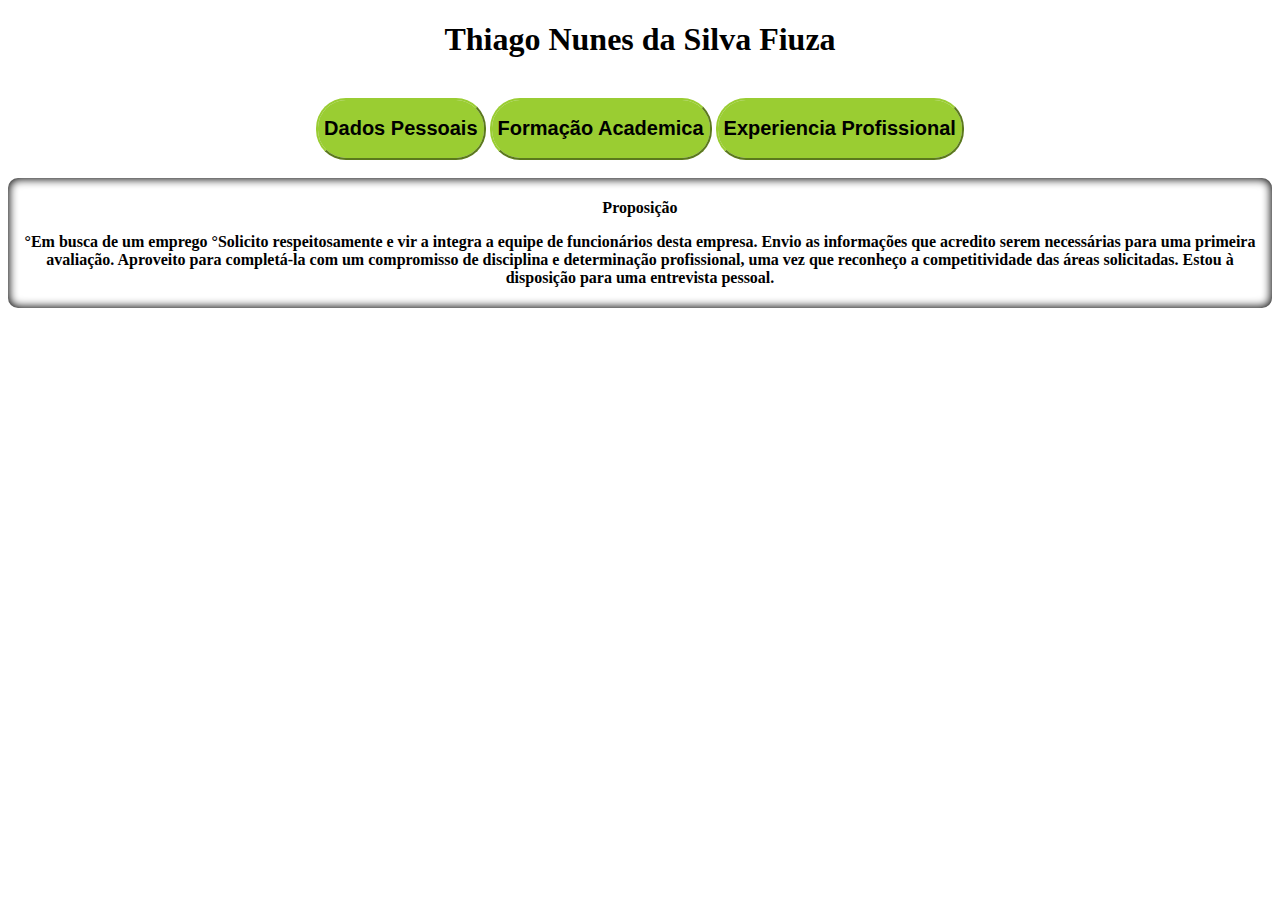
<file: HTML/index.html>
<!DOCTYPE html>
<html>
    <head>
     <title>
         Curriculo em HTML
     </title>
     <link rel="stylesheet" href="../CSS/Style.css">
    </head>
    <body class="Index-Body">
        <div id="Nome">
        <h1>Thiago Nunes da Silva Fiuza</h1>
        </div>
        <br>
        <Div id="Botoes">
            <button class="botao"> <a href="Curriculo/Dados Pessoais.html"> <h2>Dados Pessoais</h2> </a>  </button>
            <button class="botao"> <a href="Curriculo/Formação Academica.html"> <h2>Formação Academica</h2> </a> </button>
            <button class="botao"> <a href="Curriculo/Experiencia Profissional.html"> <h2>Experiencia Profissional</h2> </a> </button>
        </Div>
        <br>
        <div id="proposição">
        <p><b>Proposição<b></b></p>
        <p>°Em busca de um emprego
           °Solicito respeitosamente e vir a integra a equipe de funcionários desta empresa.
            Envio as informações que acredito serem necessárias para uma primeira avaliação. Aproveito para completá-la com um compromisso de disciplina e determinação profissional, uma vez que reconheço a competitividade das áreas solicitadas. Estou à disposição para uma entrevista pessoal.
        </p>
        </div>
    </body>
</html>
</file>
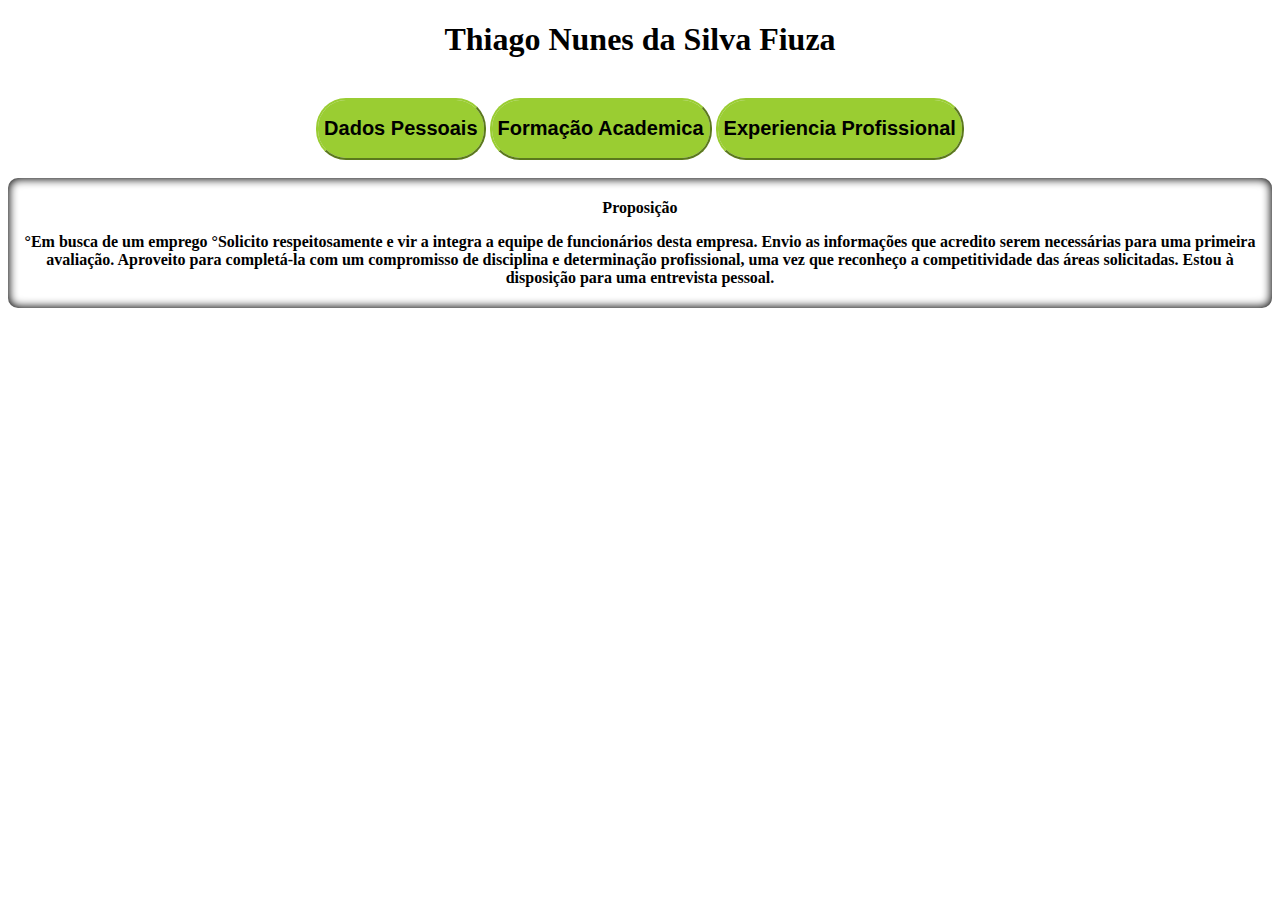
<file: Curriculo/HTML/index.html>
<!DOCTYPE html>
<html>
    <head>
     <title>
         Curriculo em HTML
     </title>
     <link rel="stylesheet" href="../CSS/Style.css">
    </head>
    <body class="Index-Body">
        <div id="Nome">
        <h1>Thiago Nunes da Silva Fiuza</h1>
        </div>
        <br>
        <Div id="Botoes">
            <button class="botao"> <a href="Complementos/Dados Pessoais.html"> <h2>Dados Pessoais</h2> </a>  </button>
            <button class="botao"> <a href="Complementos/Formação Academica.html"> <h2>Formação Academica</h2> </a> </button>
            <button class="botao"> <a href="Complementos/Experiencia Profissional.html"> <h2>Experiencia Profissional</h2> </a> </button>
        </Div>
        <br>
        <div id="proposição">
        <p><b>Proposição<b></b></p>
        <p>°Em busca de um emprego
           °Solicito respeitosamente e vir a integra a equipe de funcionários desta empresa.
            Envio as informações que acredito serem necessárias para uma primeira avaliação. Aproveito para completá-la com um compromisso de disciplina e determinação profissional, uma vez que reconheço a competitividade das áreas solicitadas. Estou à disposição para uma entrevista pessoal.
        </p>
        </div>
    </body>
</html>
</file>
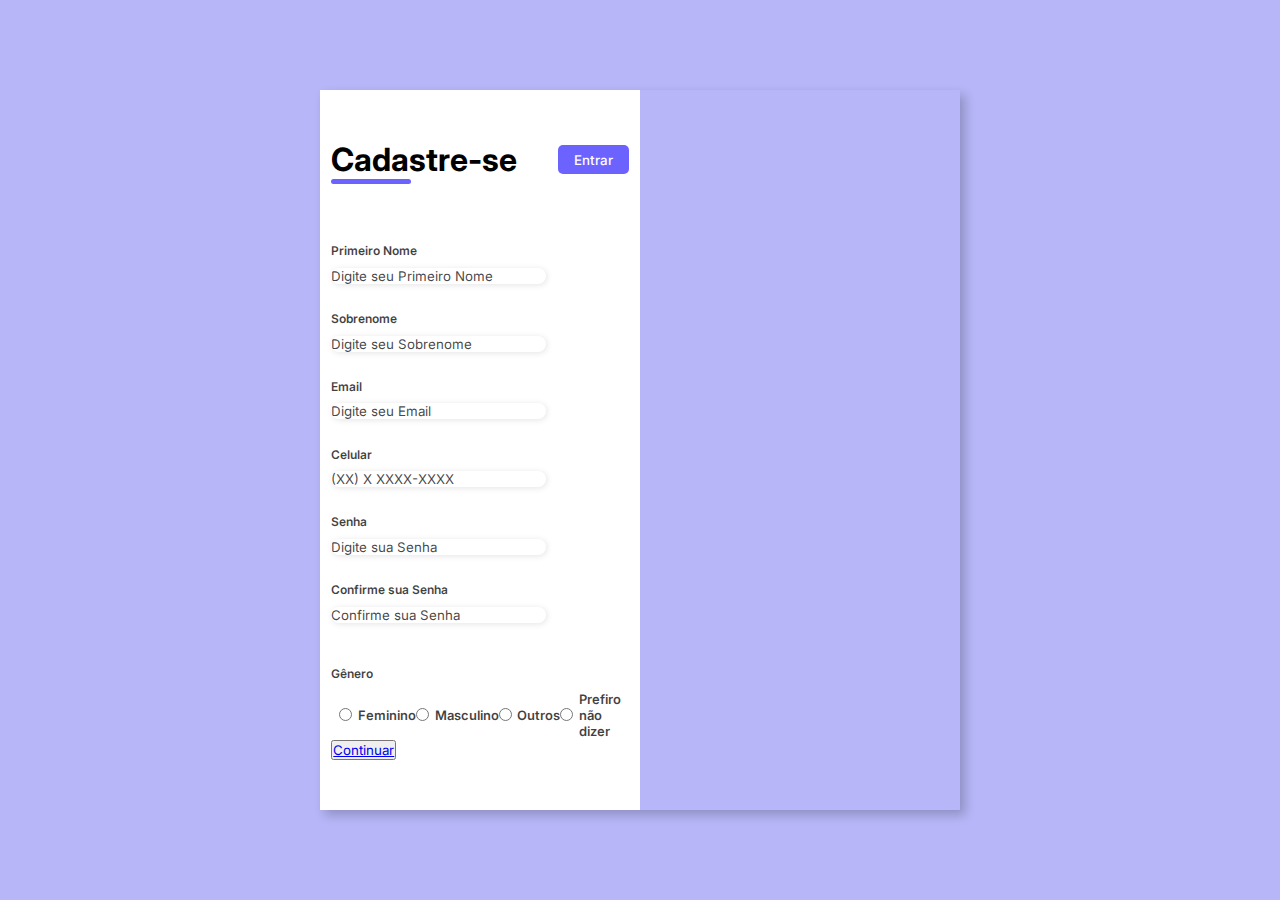
<file: Projects/Formulario/Formulario de Cadastro/index.html>
<!DOCTYPE html>
<html lang="pt-br">
<head>
    <meta charset="UTF-8">
    <meta http-equiv="X-UA-Compatible" content="IE=edge">
    <meta name="viewport" content="width=device-width, initial-scale=1.0">
    <title>Formulario de Cadastro</title>
    <link rel="stylesheet" href="./Assets/CSS/Style.css">
</head>
<body>

    <div class="container"> <!--O conteudo estara separado em duas partes, para a esquerda ficara a imagem, para a ideira o cobnteudo do formulario-->
        <div class="form-image"> <!--Div que contem a Imagem-->
            <img src="./Assets/IMG/undraw_shopping_re_hdd9.svg">
        </div>
        <div class="form"> <!--Div que contem o formulario-->
            <form action="#">
                <div class="form-header">
                    <div class="title">
                        <h1>Cadastre-se</h1>
                    </div>
                    <div class="login-button">
                        <button><a href="#">Entrar</a></button>
                    </div>
                </div>
            
                <div class="input-group"> <!--Setor de incerção de informações digitadas-->
                    <div class="input-box">
                        <label for="Firstname">Primeiro Nome</label>
                        <input id="Firstname" type="text" name="Firstname" placeholder="Digite seu Primeiro Nome" required> <!--REQUIRED define que é OBRIGATORIO preencher esse box-->
                    </div>

                    <div class="input-box">
                        <label for="Lastname">Sobrenome</label>
                        <input id="Lastname" type="text" name="Lastname" placeholder="Digite seu Sobrenome" required>
                    </div>

                    <div class="input-box">
                        <label for="Email">Email</label>
                        <input id="Email" type="email" name="Email" placeholder="Digite seu Email" required>
                    </div>

                    <div class="input-box">
                        <label for="Number">Celular</label>
                        <input id="Number" type="tel" name="Number" placeholder="(XX) X XXXX-XXXX" required>
                    </div>

                    <div class="input-box">
                        <label for="Password">Senha</label>
                        <input id="Password" type="password" name="Password" placeholder="Digite sua Senha" required>
                    </div>

                    <div class="input-box">
                        <label for="Confirmpassword">Confirme sua Senha</label>
                        <input id="Confirmpassword" type="password" name="Confirmpassword" placeholder="Confirme sua Senha" required>
                    </div>
                </div>
                <div class="gender-inputs">  <!--Setor de incerção de informações selecionadas-->
                    <div class="gender-title">
                        <h6>Gênero</h6>
                    </div>
                    <div class="gender-group">
                        <div class="gender-input">
                            <input type="radio" id="Female" name="gender"> 
                            <label for="Female">Feminino</label>
                        </div>

                        <div class="gender-input">
                            <input type="radio" id="Male" name="gender">
                            <label for="Male">Masculino</label>
                        </div>

                        <div class="gender-input">
                            <input type="radio" id="Others" name="gender">
                            <label for="Others">Outros</label>
                        </div>

                        <div class="gender-input">
                            <input type="radio" id="None" name="gender">
                            <label for="None">Prefiro não dizer</label>
                        </div>
                    </div>
                </div>
                <div class="continue-buton">
                    <button><a href="#">Continuar</a></button>
                </div>
            </form>
        </div>
        </div>


</body>
</html>
</file>
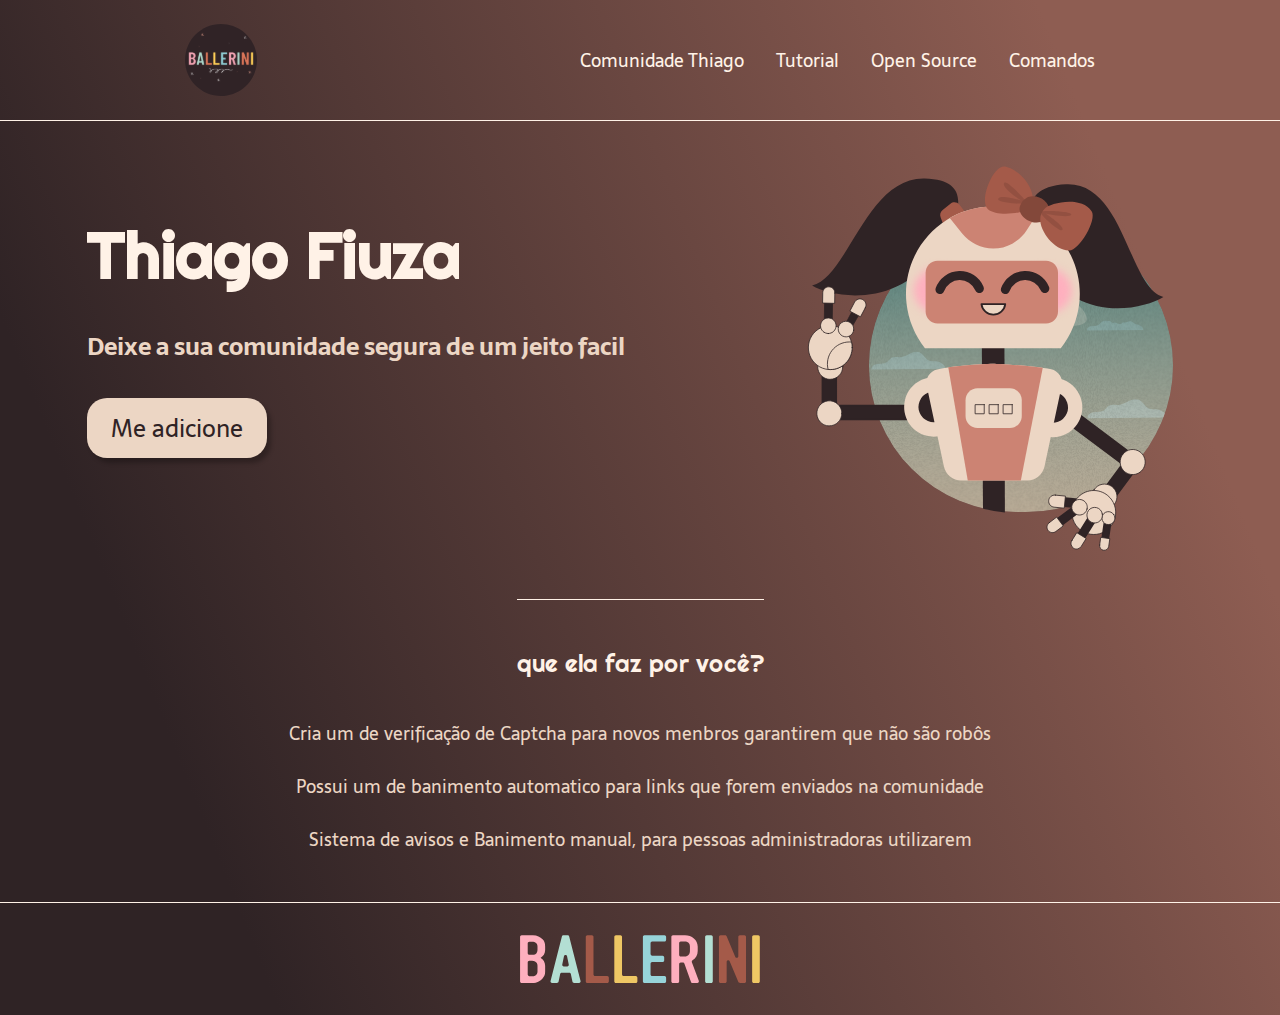
<file: Projects/Landing-Page/Balerini/index.html>
<!DOCTYPE html>
<html lang="pt-BR">
<head>
    <link rel="stylesheet" href="style.css">
    <meta charset="UTF-8">
    <meta name="viewport" content="width=device-width, initial-scale=1.0">
    <!--Serve para usar o site em dispositivos moveis tmb-->
    <meta name="description" content="Apenas um teste de desenvolvimento de landing page">
    <!--Tag (meta description) usada para dar descrição do conteudo da pagina antes de entrar nela, 
        assim como se fosse pesquisada no Google-->
    <title>Landing Page 1 para BOT</title>
</head>
<body>
    <header class="cabeçalho">
    <!--Usado para definir o cabeçalho da pagina-->
        <img class="cabeçalho-imagem" src="./Assets/Vector.svg" alt="Logo Robot">
        <nav class="cabeçalho-menu">
            <!--Nav de Navegador com botões-->
            <a class="cabeçalho-menu-item">Comunidade Thiago</a>
            <a class="cabeçalho-menu-item">Tutorial</a>
            <a class="cabeçalho-menu-item">Open Source</a>
            <a class="cabeçalho-menu-item">Comandos</a>
        </nav>
    </header>
    <main class="conteudo">
    <!--Usada para definir onde fica o conteudo principal da pagina-->
        <!--Section serve para separar em partes o conteudo da Main-->
        <section class="conteudo-principal">
            <div class="conteudo-principal-escrito">
                <h1 class="conteudo-principal-escrito-titulo">Thiago Fiuza</h1>
                <h2 class="conteudo-principal-escrito-subtitulo">Deixe a sua comunidade segura de um jeito facil</h2>
                <button class="conteudo-principal-escrito-botao">Me adicione</button>
            </div>
            <img src="./Assets/LOGO BalleBot.svg" alt="Logo Robot">
        </section>
        <section class="conteudo-secundario">
            <h3 class="conteudo-secundario-titulo">que ela faz por você?</h3>
            <p class="conteudo-secundario-paragrafo">Cria um de <strong>verificação de Captcha </strong>  para novos menbros garantirem que não são robôs</p>
            <p class="conteudo-secundario-paragrafo">Possui um <strong>de banimento automatico </strong>para links que forem enviados na comunidade</p>
            <p class="conteudo-secundario-paragrafo"><strong>Sistema de avisos e Banimento manual</strong>, para pessoas administradoras utilizarem</p>
        </section>
    </main>
    <footer class="rodape">
    <!--Usado para definir o Rodapé da pagina-->
    <img class="rodape-imagem" src="./Assets/BALLERINI.svg
    " alt="Ballerini rodape">
    </footer>
</body>
</html>
</file>
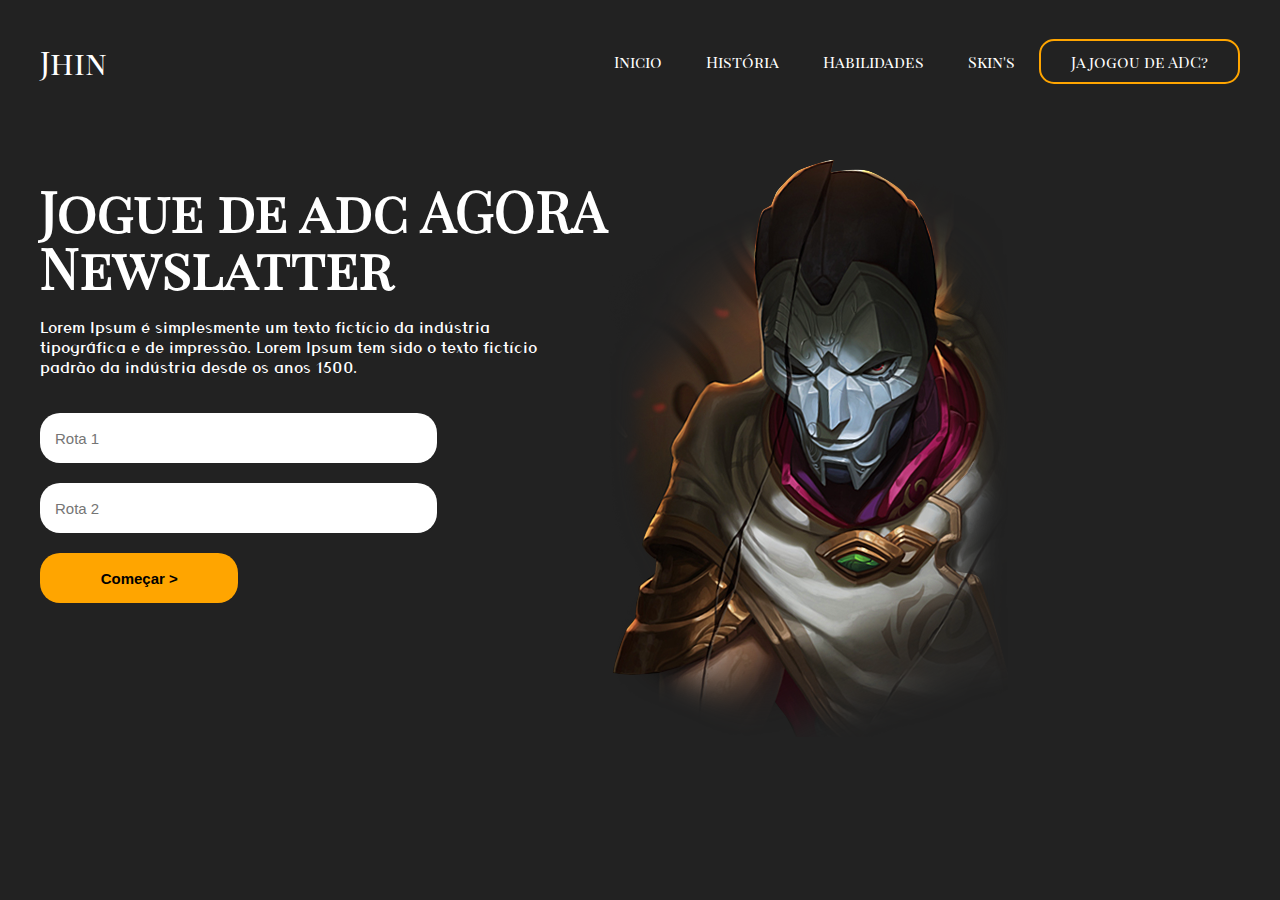
<file: Projects/Landing-Page/Thiago F/Lol Jhin/index.html>
<!DOCTYPE html>
<html lang="pt">
<head>
    <meta charset="UTF-8">
    <meta http-equiv="X-UA-Compatible" content="IE=edge">
    <meta name="viewport" content="width=device-width, initial-scale=1.0">
    <title>Landing Page Jhin</title>
    <link rel="stylesheet" href="./Styles/style.css">
    <link rel="stylesheet" href="./Styles/fonts.css">

</head>
<body>
    
<header>
    <div id="title">
        <h1>Jhin</h1>
    </div>
    <ul>
        <a href="#"><li>Inicio</li></a>
        <a href="#"><li>História</li></a>
        <a href="#"><li>Habilidades</li></a>
        <a href="#"><li>Skin's</li></a>
        <a href="#" id="ADC-btm"><li>Ja jogou de ADC?</li></a>
    </ul>
</header>

<main>
    <aside>
        <h2>Jogue de adc AGORA</h2>
        <h2>Newslatter</h2>
        <p>Lorem Ipsum é simplesmente um texto fictício da indústria tipográfica e de impressão. Lorem Ipsum tem sido o texto fictício padrão da indústria desde os anos 1500.</p>
        <form>
            <input type="text" placeholder="Rota 1">
            <input type="text" placeholder="Rota 2">
            <input type="submit" value="Começar >">
        </form>
    </aside>
    <article>
        <img src="Assets/Jhin Lol Pers.png" alt="Wallpaper Jhin Lol">
    </article>
</main>

</body>
</html>
</file>
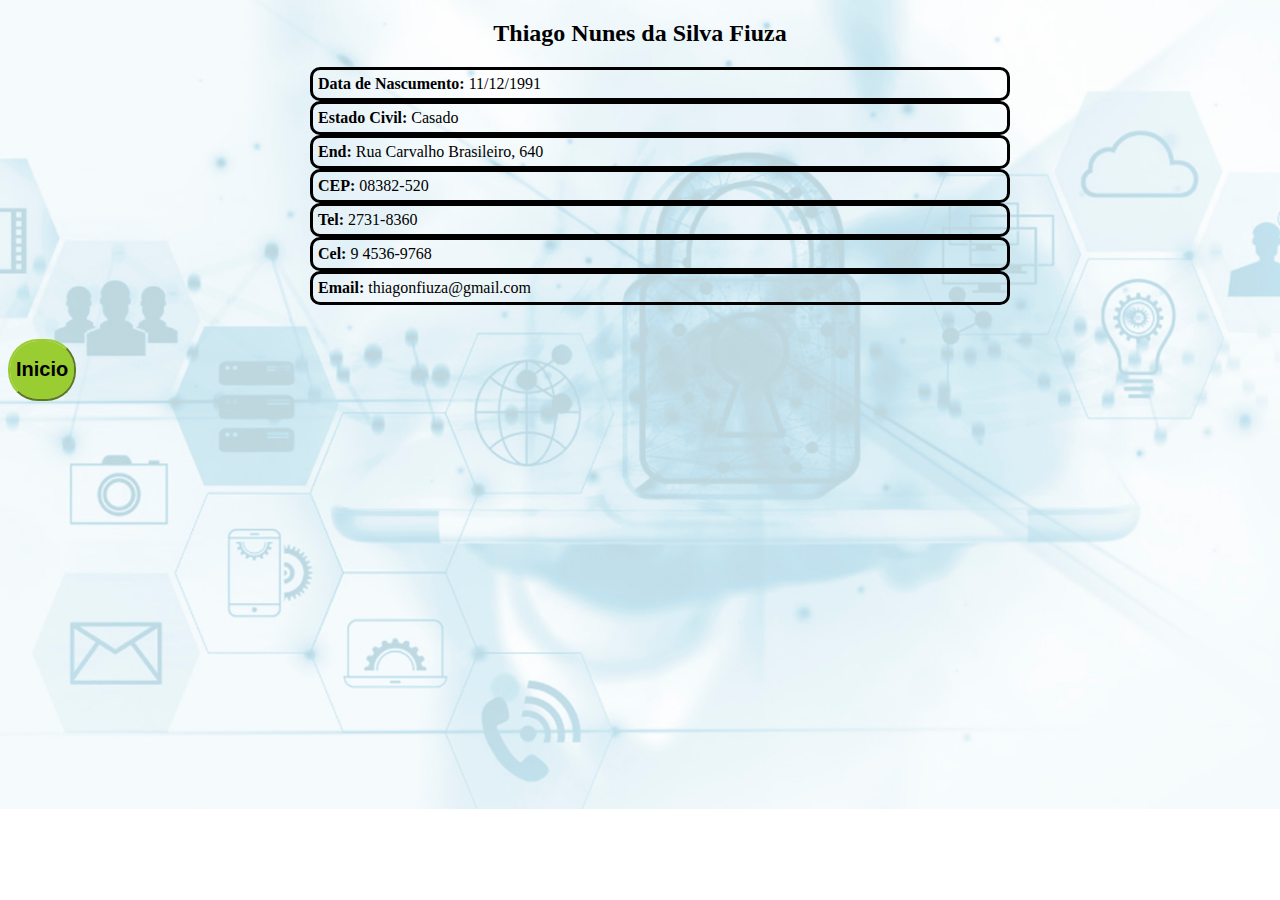
<file: HTML/Curriculo/Dados Pessoais.html>
<!DOCTYPE html>
<html>
    <head>
        <title> Dados Pessoais </title>
        <link rel="stylesheet" href="/CSS/Style.css">
    </head>
    <body class="Dados-Pessoais">
        <!--id é um identificador para organizar o CSS-->
        <h2 id="Nome">Thiago Nunes da Silva Fiuza</h2>
        <ul class="dados">
            <li class="item-dados"><b>Data de Nascumento: </b>11/12/1991</li>
            <li class="item-dados"><b>Estado Civil: </b>Casado</li>
            <li class="item-dados"><b>End: </b>Rua Carvalho Brasileiro, 640</li>
            <li class="item-dados"><b>CEP: </b>08382-520</li>
            <li class="item-dados"><b>Tel: </b>2731-8360</li>
            <li class="item-dados"><b>Cel: </b>9 4536-9768</li>
            <li class="item-dados"><b>Email: </b><a href="mailto:thiagonfiuza@gmail.com">thiagonfiuza@gmail.com</a></li>
        </ul>
        <br>
        <button class="botao">
            <a href="/HTML/index.html"><h2>Inicio</h2></a>
        </button>
    </body>
</html>
</file>
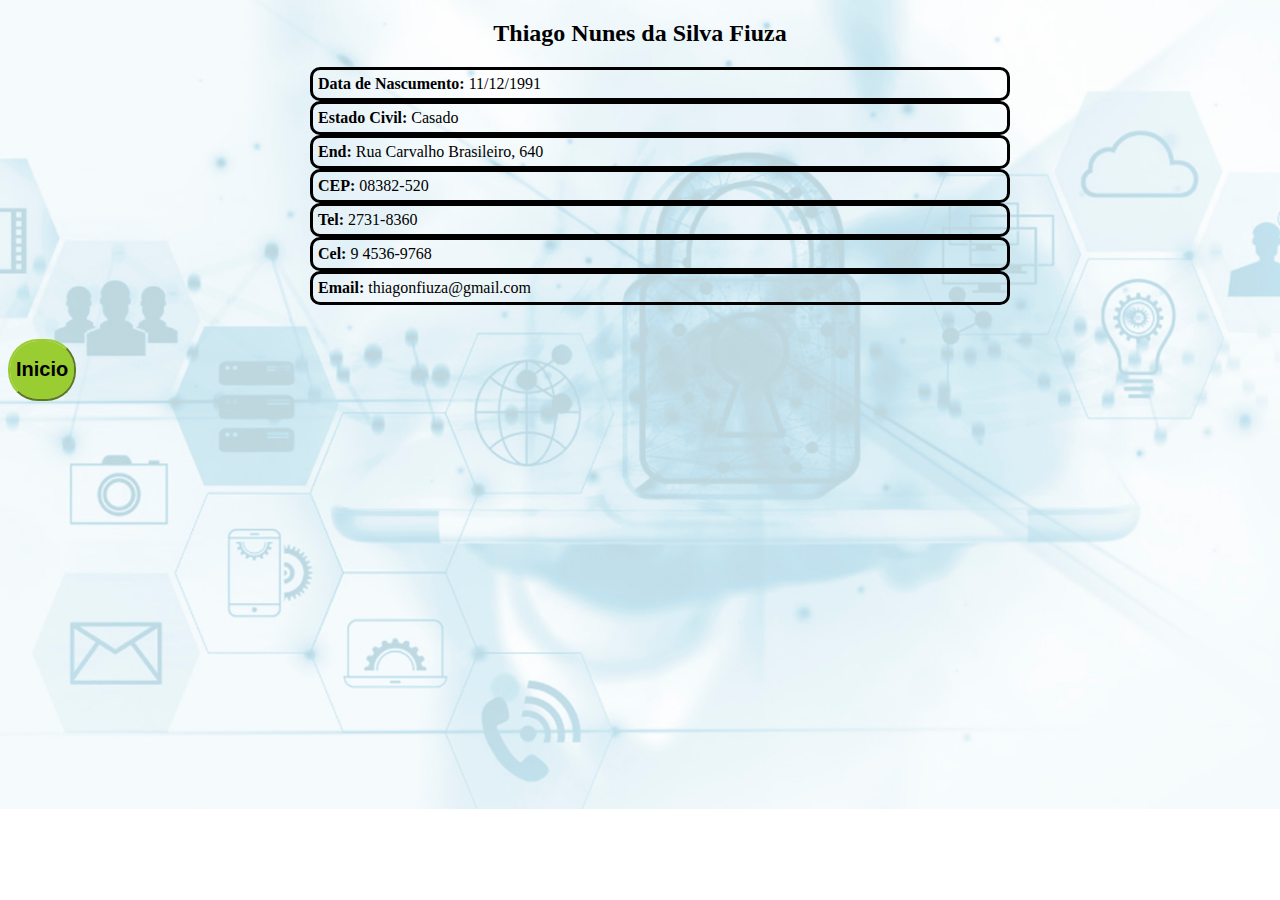
<file: Curriculo/HTML/Complementos/Dados Pessoais.html>
<!DOCTYPE html>
<html>
    <head>
        <title> Dados Pessoais </title>
        <link rel="stylesheet" href="../../CSS/Style.css">
    </head>
    <body class="Dados-Pessoais">
        <!--id é um identificador para organizar o CSS-->
        <h2 id="Nome">Thiago Nunes da Silva Fiuza</h2>
        <ul class="dados">
            <li class="item-dados"><b>Data de Nascumento: </b>11/12/1991</li>
            <li class="item-dados"><b>Estado Civil: </b>Casado</li>
            <li class="item-dados"><b>End: </b>Rua Carvalho Brasileiro, 640</li>
            <li class="item-dados"><b>CEP: </b>08382-520</li>
            <li class="item-dados"><b>Tel: </b>2731-8360</li>
            <li class="item-dados"><b>Cel: </b>9 4536-9768</li>
            <li class="item-dados"><b>Email: </b><a href="mailto:thiagonfiuza@gmail.com">thiagonfiuza@gmail.com</a></li>
        </ul>
        <br>
        <button class="botao">
            <a href="../index.html"><h2>Inicio</h2></a>
        </button>
    </body>
</html>
</file>
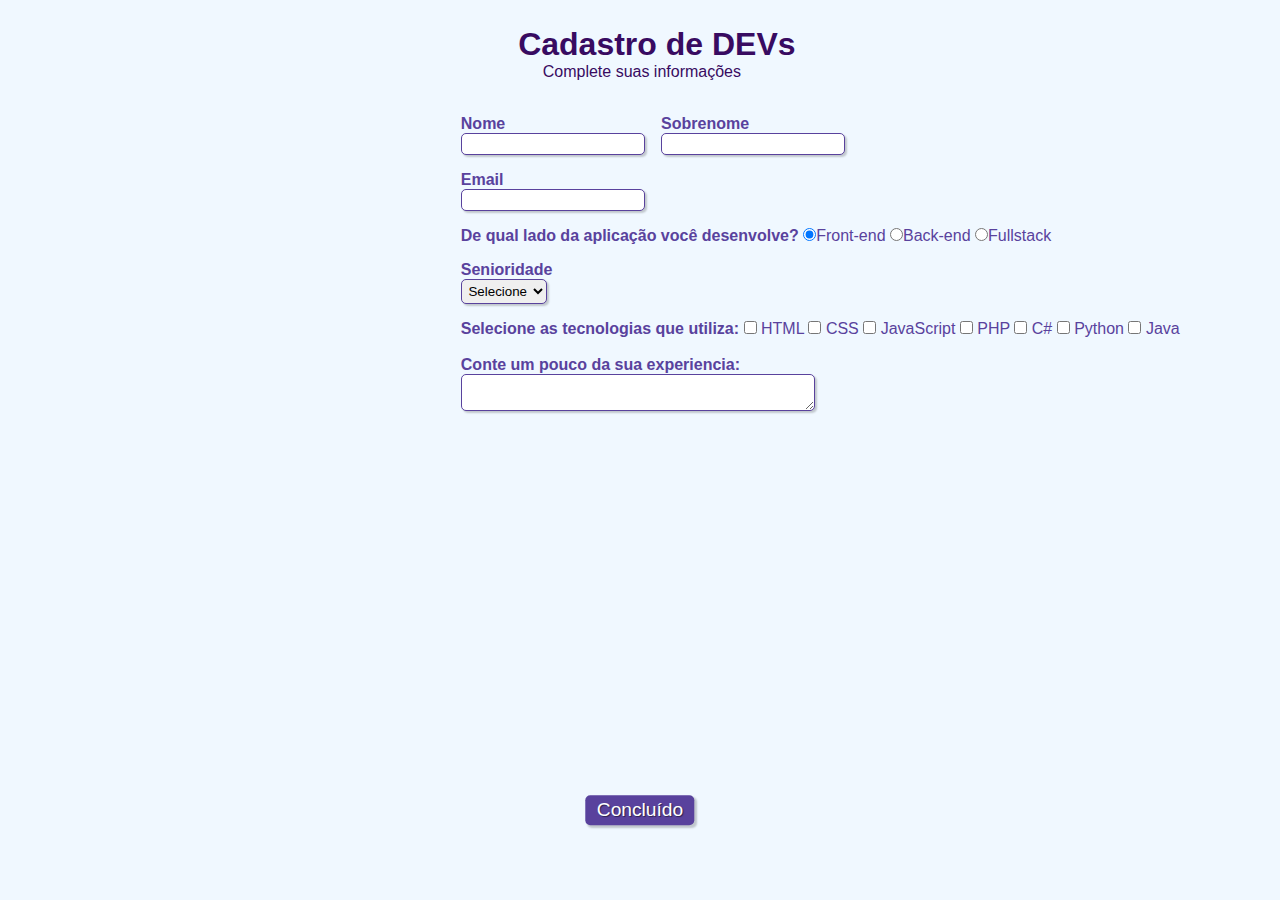
<file: Projects/Formulario/Rafa Ballerine/Formulario.html>
<!DOCTYPE html>
<html lang="pt-br">

<head>
    <meta charset="UTF-8">
    <meta http-equiv="X-UA-Compatible" content="IE=edge">
    <meta name="viewport" content="width=device-width, initial-scale=1.0">
    <title>Cadastro</title>
    <link rel="stylesheet" type="text/css" href="formulario.css" media="">
</head>

<body>

    <div class="campo">
        <h1 id="titulo">Cadastro de DEVs</h1>
        <p id="subtitulo">Complete suas informações</p>
        <br>
    </div>

    <form>
        <fieldset class="grupo">
            <div class="campo">
                <label for="nome"><strong>Nome</strong></label>
                <input type="text" , name="nome" id="nome" required>
            </div>
            <div class="campo">
                <label for="sobrenome"><strong>Sobrenome</strong></label>
                <input type="text" name="sobrenome" id="sobrenome" required>
            </div>
        </fieldset>

        <div class="campo">
            <label for="email"><strong>Email</strong></label>
            <input type="email" name="email" id="email" required>
        </div>

        <div class="campo">
            <label><strong>De qual lado da aplicação você desenvolve?</strong></label>
            <label>
                <input type="radio" name="devweb" value="frontend" checked>Front-end
            </label>
            <label>
                <input type="radio" name="devweb" value="backend">Back-end
            </label>
            <label>
                <input type="radio" name="devweb" value="fullstack">Fullstack
            </label>
        </div>

        <div class="campo">
            <label for="senioridade"><strong>Senioridade</strong></label>
            <select id="senioridade">
                <option selected disabled value="">Selecione</option>
                <option>Junior</option>
                <option>Pleno</option>
                <option>Senior</option>
            </select>
        </div>
        <fieldset class="grupo">
            <div id="check">
                <label><strong>Selecione as tecnologias que utiliza:</strong></label>
                <input type="checkbox" id="tecnologia1" name="tecnologia1" value="HTML">
                <label for="tecnologia1">HTML</label>
                <input type="checkbox" id="tecnologia2" name="tecnologia2" value="CSS">
                <label for="tecnologia2">CSS</label>
                <input type="checkbox" id="tecnologia3" name="tecnologia3" value="Javascript">
                <label for="tecnologia3">JavaScript</label>
                <input type="checkbox" id="tecnologia4" name="tecnologia4" value="PHP">
                <label for="tecnologia4">PHP</label>
                <input type="checkbox" id="tecnologia5" name="tecnologia5" value="C#">
                <label for="tecnologia5">C#</label>
                <input type="checkbox" id="tecnologia6" name="tecnologia6" value="Python">
                <label for="tecnologia6">Python</label>
                <input type="checkbox" id="tecnologia7" name="tecnologia7" value="Java">
                <label for="tecnologia7">Java</label>
            </div>
        </fieldset>
        <div class="campo">
            <br>
            <label><strong>Conte um pouco da sua experiencia:</strong></label>
            <textarea row="6" style="width: 26em" id="experiencia" name="experiencia"></textarea>
        </div>

        <button class="botao" type="submit">Concluído</button>
    </form>
</body>

</html>
</file>
<file: CSS/Style.css>
#Nome 
 {
    color: black;
    text-align: center;
  }

.dados
{
    width: 700px;
    margin-left: auto;
    margin-right: auto;
}

.item-dados
{
    margin: 5;
    padding: 5px;
    border: solid black;
    border-right: 50%;
    border-radius: 10px;
    list-style: none;
}

.item-dados:hover
{
    box-shadow: 5px 5px 10px black inset;
    transition: 0.3s all;
}

.Exp-Profissional
{
    
    background-image: url(../Assets/Backgrounds/n.jpg);
    background-repeat: no-repeat ;
    background-size: cover;
}

.Index-Body
{
    background-image: url(https://static.vecteezy.com/system/resources/previews/002/145/864/non_2x/gradient-abstract-white-polygon-background-vector.jpg);
    background-repeat: no-repeat ;
    background-size: cover;
}

.Dados-Pessoais
{
    background-image: url(../Assets/Backgrounds/O.jpg);
    background-repeat: no-repeat ;
    background-size: cover;
}



#Cursos
{
    background-image: url(../Assets/Backgrounds/K.jpg);
    background-size: 500px;
    background-repeat: repeat;
}

a
{
    text-decoration: none;
    color: black
}

.botao
{
    border-color: #9ACD32;
    color: #fff;
    box-shadow: 0 0 40px 40px #9ACD32 inset, 0 0 0 0 #9ACD32;
    -webkit-transition: all 150ms ease-in-out;
    transition: all 250ms ease-in-out;
    border-radius: 30px;
}

.botao:hover 
{
    box-shadow: 0 0 10px 0 #32CD32 inset, 0 0 10px 4px #ADFF2F;
}



#proposição
{
    text-align: center;
    padding: 5px;
    border-radius: 10px;
    box-shadow: 0 0 10px 1px inset;
}

#proposição:hover
{
    box-shadow: 5px 5px 10px black;
    transition: 0.3s all;
}

#Botoes
{
    text-align: center;
}

.grade-de-cursos
{
    width: 500px;
    flex-flow: column nowrap;
}

.Telecentro
{
    border: solid black;
    border-radius: 15px;
    box-shadow: 3px 3px 5px inset;
}
.Telecentro:hover
{
    box-shadow: 3px 3px 5px black;
}
#img-Telecentro
{
    border-radius: 10px;
    box-shadow: 5px 5px 5px #6495ED;
    transition: all 1s;
    cursor: pointer;
    margin-left: 5px;
    margin-top: 5px;
}
#img-Telecentro:hover{
    -webkit-transform: rotateZ(360deg);
    transform: rotateZ(360deg);
}



.All-Net
{
    border: solid black;
    border-radius: 15px;
    box-shadow: 3px 3px 5px inset;
}
.All-Net:hover
{
    box-shadow: 3px 3px 5px black;
}
#img-All-Net
{
    border-radius: 10px;
    box-shadow: 5px 5px 5px white;
    transition: all 1s;
    cursor: pointer;
    margin-left: 5px;
    margin-top: 5px;
}
#img-All-Net:hover{
    -webkit-transform: rotateZ(360deg);
    transform: rotateZ(360deg);
}



.Telecurso-TEC
{
    border: solid black;
    border-radius: 15px;
    box-shadow: 3px 3px 5px inset;
}
.Telecurso-TEC:hover
{
    box-shadow: 3px 3px 5px black;
}
#img-TeleCurso-TEC
{
    border-radius: 10px;
    box-shadow: 5px 5px 5px #6495ED;
    transition: all 1s;
    cursor: pointer;
    margin-left: 5px;
    margin-top: 5px;
}
#img-TeleCurso-TEC:hover{
    -webkit-transform: rotateZ(360deg);
    transform: rotateZ(360deg);
}




.CPA
{
    border: solid black;
    border-radius: 15px;
    box-shadow: 3px 3px 5px inset;
}
.CPA:hover
{
    box-shadow: 3px 3px 5px black;
}
#img-CPA
{
    border-radius: 10px;
    box-shadow: 5px 5px 5px white;
    transition: all 1s;
    cursor: pointer;
    margin-left: 5px;
    margin-top: 5px;
}
#img-CPA:hover{
    -webkit-transform: rotateZ(360deg);
    transform: rotateZ(360deg);
}




.Udemy
{
    border: solid black;
    border-radius: 15px;
    box-shadow: 3px 3px 5px inset;
}
.Udemy:hover
{
    box-shadow: 3px 3px 5px black;
}
#img-Udemy
{
    border-radius: 10px;
    box-shadow: 5px 5px 5px #A52A2A;
    transition: all 1s;
    cursor: pointer;
    margin-left: 5px;
    margin-top: 5px;
}
#img-Udemy:hover{
    -webkit-transform: rotateZ(360deg);
    transform: rotateZ(360deg);
}




.ProgramadorBr
{
    border: solid black;
    border-radius: 15px;
    box-shadow: 3px 3px 5px inset;
}
.ProgramadorBr:hover
{
    box-shadow: 3px 3px 5px black;
}
#img-ProgramadorBr
{
    border-radius: 10px;
    box-shadow: 5px 5px 5px #00BFFF;
    transition: all 1s;
    cursor: pointer;
    margin-left: 5px;
    margin-top: 5px;
}
#img-ProgramadorBr:hover{
    -webkit-transform: rotateZ(360deg);
    transform: rotateZ(360deg);
}





#Escolaridade
{
    box-shadow: 3px 3px 5px black;
    border-radius: 10px;
}



.Cargos
{
    width: 500px;
}

.EGFiuza
{
    border: solid black;
    border-radius: 15px;
    box-shadow: 3px 3px 5px inset;
}
.EGFiuza:hover
{
    box-shadow: 3px 3px 5px black;
    background-color: rgba(255, 255, 255, 0.4);
}


.Sudema
{
    border: solid black;
    border-radius: 15px;
    box-shadow: 3px 3px 5px inset;
}
.Sudema:hover
{
    box-shadow: 3px 3px 5px black;
    background-color: rgba(255, 255, 255, 0.4);
}


.A-Casa-do-Micro
{
    border: solid black;
    border-radius: 15px;
    box-shadow: 3px 3px 5px inset;
}
.A-Casa-do-Micro:hover
{
    box-shadow: 3px 3px 5px black;
    background-color: rgba(255, 255, 255, 0.4);
}


.Help-Byte
{
    border: solid black;
    border-radius: 15px;
    box-shadow: 3px 3px 5px inset;
}
.Help-Byte:hover
{
    box-shadow: 3px 3px 5px black;
    background-color: rgba(255, 255, 255, 0.4);
}


.MicroPRO
{
    border: solid black;
    border-radius: 15px;
    box-shadow: 3px 3px 5px inset;
}
.MicroPRO:hover
{
    box-shadow: 3px 3px 5px black;
    background-color: rgba(255, 255, 255, 0.4);
}


.Data-Byte
{
    border: solid black;
    border-radius: 15px;
    box-shadow: 3px 3px 5px inset;
}
.Data-Byte:hover
{
    box-shadow: 3px 3px 5px black;
    background-color: rgba(255, 255, 255, 0.4);
}
</file>
<file: Curriculo/CSS/Style.css>
#Nome 
 {
    color: black;
    text-align: center;
  }

.dados
{
    width: 700px;
    margin-left: auto;
    margin-right: auto;
}

.item-dados
{
    margin: 5;
    padding: 5px;
    border: solid black;
    border-right: 50%;
    border-radius: 10px;
    list-style: none;
}

.item-dados:hover
{
    box-shadow: 5px 5px 10px black inset;
    transition: 0.3s all;
}

.Exp-Profissional
{
    
    background-image: url(../Assets/Backgrounds/n.jpg);
    background-repeat: no-repeat ;
    background-size: cover;
}

.Index-Body
{
    background-image: url(https://static.vecteezy.com/system/resources/previews/002/145/864/non_2x/gradient-abstract-white-polygon-background-vector.jpg);
    background-repeat: no-repeat ;
    background-size: cover;
}

.Dados-Pessoais
{
    background-image: url(../Assets/Backgrounds/O.jpg);
    background-repeat: no-repeat ;
    background-size: cover;
}



#Cursos
{
    background-image: url(../Assets/Backgrounds/K.jpg);
    background-size: 500px;
    background-repeat: repeat;
}

a
{
    text-decoration: none;
    color: black
}

.botao
{
    border-color: #9ACD32;
    color: #fff;
    box-shadow: 0 0 40px 40px #9ACD32 inset, 0 0 0 0 #9ACD32;
    -webkit-transition: all 150ms ease-in-out;
    transition: all 250ms ease-in-out;
    border-radius: 30px;
}

.botao:hover 
{
    box-shadow: 0 0 10px 0 #32CD32 inset, 0 0 10px 4px #ADFF2F;
}



#proposição
{
    text-align: center;
    padding: 5px;
    border-radius: 10px;
    box-shadow: 0 0 10px 1px inset;
}

#proposição:hover
{
    box-shadow: 5px 5px 10px black;
    transition: 0.3s all;
}

#Botoes
{
    text-align: center;
}

.grade-de-cursos
{
    width: 500px;
    flex-flow: column nowrap;
}

.Telecentro
{
    border: solid black;
    border-radius: 15px;
    box-shadow: 3px 3px 5px inset;
}
.Telecentro:hover
{
    box-shadow: 3px 3px 5px black;
}
#img-Telecentro
{
    border-radius: 10px;
    box-shadow: 5px 5px 5px #6495ED;
    transition: all 1s;
    cursor: pointer;
    margin-left: 5px;
    margin-top: 5px;
}
#img-Telecentro:hover{
    -webkit-transform: rotateZ(360deg);
    transform: rotateZ(360deg);
}



.All-Net
{
    border: solid black;
    border-radius: 15px;
    box-shadow: 3px 3px 5px inset;
}
.All-Net:hover
{
    box-shadow: 3px 3px 5px black;
}
#img-All-Net
{
    border-radius: 10px;
    box-shadow: 5px 5px 5px white;
    transition: all 1s;
    cursor: pointer;
    margin-left: 5px;
    margin-top: 5px;
}
#img-All-Net:hover{
    -webkit-transform: rotateZ(360deg);
    transform: rotateZ(360deg);
}



.Telecurso-TEC
{
    border: solid black;
    border-radius: 15px;
    box-shadow: 3px 3px 5px inset;
}
.Telecurso-TEC:hover
{
    box-shadow: 3px 3px 5px black;
}
#img-TeleCurso-TEC
{
    border-radius: 10px;
    box-shadow: 5px 5px 5px #6495ED;
    transition: all 1s;
    cursor: pointer;
    margin-left: 5px;
    margin-top: 5px;
}
#img-TeleCurso-TEC:hover{
    -webkit-transform: rotateZ(360deg);
    transform: rotateZ(360deg);
}




.CPA
{
    border: solid black;
    border-radius: 15px;
    box-shadow: 3px 3px 5px inset;
}
.CPA:hover
{
    box-shadow: 3px 3px 5px black;
}
#img-CPA
{
    border-radius: 10px;
    box-shadow: 5px 5px 5px white;
    transition: all 1s;
    cursor: pointer;
    margin-left: 5px;
    margin-top: 5px;
}
#img-CPA:hover{
    -webkit-transform: rotateZ(360deg);
    transform: rotateZ(360deg);
}




.Udemy
{
    border: solid black;
    border-radius: 15px;
    box-shadow: 3px 3px 5px inset;
}
.Udemy:hover
{
    box-shadow: 3px 3px 5px black;
}
#img-Udemy
{
    border-radius: 10px;
    box-shadow: 5px 5px 5px #A52A2A;
    transition: all 1s;
    cursor: pointer;
    margin-left: 5px;
    margin-top: 5px;
}
#img-Udemy:hover{
    -webkit-transform: rotateZ(360deg);
    transform: rotateZ(360deg);
}




.ProgramadorBr
{
    border: solid black;
    border-radius: 15px;
    box-shadow: 3px 3px 5px inset;
}
.ProgramadorBr:hover
{
    box-shadow: 3px 3px 5px black;
}
#img-ProgramadorBr
{
    border-radius: 10px;
    box-shadow: 5px 5px 5px #00BFFF;
    transition: all 1s;
    cursor: pointer;
    margin-left: 5px;
    margin-top: 5px;
}
#img-ProgramadorBr:hover{
    -webkit-transform: rotateZ(360deg);
    transform: rotateZ(360deg);
}





#Escolaridade
{
    box-shadow: 3px 3px 5px black;
    border-radius: 10px;
}



.Cargos
{
    width: 500px;
}

.EGFiuza
{
    border: solid black;
    border-radius: 15px;
    box-shadow: 3px 3px 5px inset;
}
.EGFiuza:hover
{
    box-shadow: 3px 3px 5px black;
    background-color: rgba(255, 255, 255, 0.4);
}


.Sudema
{
    border: solid black;
    border-radius: 15px;
    box-shadow: 3px 3px 5px inset;
}
.Sudema:hover
{
    box-shadow: 3px 3px 5px black;
    background-color: rgba(255, 255, 255, 0.4);
}


.A-Casa-do-Micro
{
    border: solid black;
    border-radius: 15px;
    box-shadow: 3px 3px 5px inset;
}
.A-Casa-do-Micro:hover
{
    box-shadow: 3px 3px 5px black;
    background-color: rgba(255, 255, 255, 0.4);
}


.Help-Byte
{
    border: solid black;
    border-radius: 15px;
    box-shadow: 3px 3px 5px inset;
}
.Help-Byte:hover
{
    box-shadow: 3px 3px 5px black;
    background-color: rgba(255, 255, 255, 0.4);
}


.MicroPRO
{
    border: solid black;
    border-radius: 15px;
    box-shadow: 3px 3px 5px inset;
}
.MicroPRO:hover
{
    box-shadow: 3px 3px 5px black;
    background-color: rgba(255, 255, 255, 0.4);
}


.Data-Byte
{
    border: solid black;
    border-radius: 15px;
    box-shadow: 3px 3px 5px inset;
}
.Data-Byte:hover
{
    box-shadow: 3px 3px 5px black;
    background-color: rgba(255, 255, 255, 0.4);
}
</file>
<file: Projects/Formulario/Formulario de Cadastro/Assets/CSS/Style.css>
/*Para importar a fonte*/
@import url('https://fonts.googleapis.com/css2?family=Inter:wght@100;200;300;400;500;600&display=swap');

*
{
padding: 0;
margin: 0;
box-sizing: border-box;
font-family: 'Inter', sans-serif;
}


/*Unidade de medida em REM é (Relativo à Raiz), VH é relativa à altura, PX é Pixel */
body
{
    width: 100%;
    height: 100vh;
    display: flex;
    justify-content: center;
    align-items: center;
    background: #0c0ce94d;
}

/*Para todo o conteudo visivel*/
.container
{
    width: 80%;
    height: 80vh;
    display: flex;
    box-shadow: 5px 5px 10px rgba(0, 0, 0, .212);
}

/*Apenas a imagem*/
.form-image
{
    width: 50%;
    display: flex;
    justify-content: center;
    align-items: center;
    background-color: #fde3a7d7;
    padding: 1rem;
}

/*Para mudar o tamanho da imagem sem mudar o tamanho do quadrado do conteudo da esquerda*/
.form-image img
{
width: 31rem;
}


/*Para o formulario*/
.form
{
    width: 50%;
    display: flex;
    justify-content: center;
    align-items: center;
    flex-direction: column;
    background-color: #fff;
    padding: 3rem;
}

/*Cadastre-se e Botão Entrar, para ficar um do lado do outro e com um pouco de espaçamento*/
.form-header
{
    margin-bottom: 3rem;
    display: flex;
    justify-content: space-between;
}

/*Posição do botão*/
.login-button
{
    display: flex;
    align-items: center;
}


/*Conteudo do botão*/
.login-button button
{
  border: none;
  background-color: #6c63ff;
  padding: 0.4rem 1rem;
  border-radius: 5px;
  cursor: pointer;
}

.login-button button:hover
{
    background-color: #6b63fff1;
}

/*Link do botão*/
.login-button button a
{
    text-decoration: none;
    font-weight: 500;
    color: #fff;
}

/*Risquinho Abaixo da palavra cadastre-se*/
.form-header h1::after
{
    content: '';
    display: block;
    width: 5rem;
    height: 0.3rem;
    background-color: #6c63ff;
    margin: 0 auto;
    position: absolute;
    border-radius: 10px;
}

/*Boxs de inserção de informações*/
.input-group
{
  display: flex;
  flex-wrap: wrap;
  justify-content: space-between;
  padding: 1rem 0;  
}

.input-box
{
    display: flex;
    flex-direction: column;
    margin-bottom: 1.1rem;
}

/*Conteudo interno dos Boxs de inserção*/
.input-box input
{
    margin: 0.6rem 0;
    padding: 0.8rem 1.2 rem;
    border: none;
    box-shadow: 1px 1px 6px #0000001c;
    border-radius: 10px;
}

.input-box input:hover
{
    background-color: #eeeeee75;
}

/*Caso o box esteja selecionado*/
.input-box input:focus-visible
{
    outline: 1px solid #6c63ff;
}

/*Texto acima do box de inserção e da palavra generos*/
.input-box label,
.gender-title h6
{
    font-size: 0.75rem;
    font-weight: 600;
    color: #000000c0;
}

/*Texto de dentro do box*/
.input-box input::placeholder
{
    color: #000000be;
}

.gender-group
{
    display: flex;
    justify-content: space-between;
    margin-top: 0.62rem;
    padding: 0 0.5rem;
}

.gender-input
{
    display: flex;
    align-items: center;
}

/*Para separar um pouco a bolinha de seleção e o texto*/
/*Bolinha*/
.gender-input input
{
    margin-right: 0.35rem;
}
/*Texto*/
.gender-input label
{
    font-size: 0.81rem;
    font-weight: 600;
    color: #000000c0;
}

.continue-button button
{
    width: 100%;
    margin-top: 2.5rem;
    border: none;
    background-color: #6c63ff;
    padding: 0.62rem;
    border-radius: 5px;
    cursor: pointer;
}

.continue-button button:hover
{
    background-color: #6b63fff1;
}

.continue-button button a
{
    text-decoration: none;
    font-size: 0.93rem;
    font-weight: 500;
    color: #fff;
}


/*Para a Responsividade*/

@media screen and (max-width: 1330px)
{
    /*Apenas a imagem foi removida*/
    .form-image
    {
        display: none;
    }

    .container
    {
        width: 50%;
    }
}


/*Mais reponsividade*/
@media screen and (max-width: 1064px)
{
    
    /*Colocamos Scroll e ajustamos algumas posições*/
    .container
    {
        width: 90%;
        height: auto;
    }
    .input-group
    {
        flex-direction: column;
        overflow-y: scroll;
        flex-wrap: nowrap;
        max-height: 10rem;  /*Altura para o Scroll*/
        padding-right: 5rem; /*Distancia horizontal para o Scroll*/
    }

    /*Distancia do genero para os box*/
    .gender-input
    {
        margin-top: 2rem;
    }

    /*Para ficar um embaixo do outro*/
    .gender-group
    {
        flex-direction: column;
    }

    /*Distancia entre os generos*/
    .gender-input
    {
        margin-top: 0.5rem;
    }
}
</file>
<file: Projects/Landing-Page/Balerini/style.css>
/*Função para importar fontes do Google Fonts*/
@import url('https://fonts.googleapis.com/css2?family=Righteous&family=Sarala:wght@400;700&display=swap');

/*normalmente as configurações de HTML ja vem pre-definidas, vamos usar alguns comandos para resetar tudo,
para assim poder configurar com css*/
*
{
    margin: 0;
    padding: 0;
    box-sizing: border-box;
    text-decoration: none;
}

body
{
    font-size: 100%;
    background: linear-gradient(68.15deg, #2F2325 16.62%, #8E5D52 85.61%);
}


/*Para usar como referencia os posicionamentos dos objetos na sua page, use o link do FlexBox
https://css-tricks.com/snippets/css/a-guide-to-flexbox/ */

.cabeçalho
{
    display: flex;
    flex-direction: row;
    align-items: center; /*Alinha os itens a partir do maior, como no caso, alinha "Comunidade Thiago Tutorial Open Source Comandos" no centro da altura da imagem*/
    justify-content: space-around;
    padding: 24px;
}

.cabeçalho-imagem
{
    height: 72px;
}

.cabeçalho-menu
{
    display: flex;
    gap: 32px;
}


.cabeçalho-menu-item
{
    font-family: 'Sarala', sans-serif;
    color: #FFF2E7;
    font-weight: 400;
    font-size: 18px;
}

.conteudo
{
    margin-bottom: 48px;
    border-top: 0.4px solid #FFF2E7;
}

.conteudo-principal
{
    display: flex;
    flex-direction: row;
    align-items: center;
    justify-content: space-around;
}

.conteudo-principal-escrito
{
    display: flex;
    flex-direction: column;
    gap: 32px;
}

.conteudo-principal-escrito-titulo
{
    font-family: 'Righteous', cursive;
    font-weight: 400px;
    font-size: 64px;
    color: #FFF2E7;
}

.conteudo-principal-escrito-subtitulo
{
    font-family: 'Sarala', sans-serif;
    font-weight: 400px;
    font-size: 24px;
    color: #ECD6C4;
}

.conteudo-principal-escrito-botao
{
    background-color: #ECD6C4;
    width: 180px;
    height: 60px;
    border: none;
    box-shadow: 4px 5px 4px rgba(0, 0, 0, 0.25);
    border-radius: 20px;
    font-family: 'Sarala', sans-serif;
    font-weight: 400px;
    font-size: 24px;
    color: #2f2325;
    }

    .conteudo-principal-imagem
    {
        height: 430px;
    }

.conteudo-principal-escrito-botao:hover
{
    background-color: rgba(236, 214, 196, 0.53);
}

    .conteudo-secundario
    {
        display: flex;
        flex-direction: column;
        align-items: center;
        gap: 24px;
        margin-top: 48px;
    }

    .conteudo-secundario-titulo
    {
        border-top: 0.4px solid #fff2e7;
        padding-top: 48px;
        font-family: 'Righteous', cursive;
        font-weight: 400;
        font-size: 24px;
        color: #fff2e7;
        margin-bottom: 16px;
    }

    .conteudo-secundario-paragrafo
    {
        font-family: 'Sarala', sans-serif;
        font-weight: 300;
        font-size: 18px;
        color: #ECD6C4;
    }

    .rodape
    {
        padding: 32px;
        border-top: 0.4px solid #fff2e7;
    }

    .rodape-imagem
    {
        height: 48px;
        display: block;
        margin: 0 auto;
    }
</file>
<file: Projects/Landing-Page/Thiago F/Lol Jhin/Styles/style.css>
body
{
    background-color: rgb(34, 34, 34);
    color: white;
    font-family: 'PlayfairDisplaySC-Regular';
    max-width: 1200px;
    margin: 0 auto;
    padding: 15px;
}

header
{
display: flex;
flex-direction: row;
justify-content: space-between;
align-items: center;
}

#title
{
    flex-direction: column;
    line-height: 10px;
}

li
{
    display: inline-block;
    margin: 20px;
}

a
{
    color: white;
}

a:hover
{
    color: rgb(255, 215, 0);
    transition: 0.5s all;
}

h1
{
    font-weight: 200;
}

h2
{
    font-size: 56px;
    line-height: 10px;
    font-family: PlayfairDisplaySC-Regular;
}

span
{
    color: rgb(132, 14, 201);
}

main
{
    display: flex;
    flex-direction: row;
    margin-top: 50px;
}

p
{
    line-height: 20px;
    max-width: 500px;
    font-family: Athena;
}

img
{
    width: 580;
}

#ADC-btm
{
    border: 2px solid rgb(255, 165, 0);
    padding: 10px;
    border-radius: 15px;
}

#ADC-btm:hover
{
    background-color: rgb(255, 165, 0);
    border: 2px solid rgb(255, 69, 0);
    color: black;
    font-weight: bold;
}

form
{
display: flex;
flex-direction: column;
width: 70%;
}

input
{
    margin-top: 20px;
    height: 20px;
    padding: 15px;
    border-radius: 20px;
    border: none;
    font-size: 15px;
}

form [type="Submit"]
{
    height: 50px;
    width: 50%;
    background-color: rgb(255, 165, 0);
    font-weight: bold;
}

form [type="Submit"]:hover
{
cursor: pointer;
}
</file>
<file: Projects/Landing-Page/Thiago F/Lol Jhin/Styles/fonts.css>
/*
    Tipos de format
    - opentype (otf)
    - truetype (ttf)
    - embedded-opentype
    - truetype-aat (Apple Advanced Typography)
    */

@font-face {
    font-family: 'Bleeding-Freaks-Demo';
    src: url(../Fonts/Bleeding-Freaks-Demo.ttf) format('truetype');
    font-weight: normal;
    font-style: normal;
}

@font-face {
    font-family: 'CELTG';
    src: url(../Fonts/CELTG___.TTF) format('truetype');
    font-weight: normal;
    font-style: normal;
}

@font-face {
    font-family: 'Economica-Bold';
    src: url(../Fonts/Economica-Bold.ttf) format('truetype');
    font-weight: normal;
    font-style: normal;
}

@font-face {
    font-family: 'Economica-BoldItalic';
    src: url(../Fonts/Economica-BoldItalic.ttf) format('truetype');
    font-weight: normal;
    font-style: normal;
}

@font-face {
    font-family: 'Economica-Italic';
    src: url(../Fonts/Economica-Italic.ttf) format('truetype');
    font-weight: normal;
    font-style: normal;
}

@font-face {
    font-family: 'Economica-Regular';
    src: url(../Fonts/Economica-Regular.ttf) format('truetype');
    font-weight: normal;
    font-style: normal;
}

@font-face {
    font-family: 'KnifeFightBallet-Italic';
    src: url(../Fonts/KnifeFightBallet-Italic.otf) format('opentype');
    src: url(../Fonts/KnifeFightBallet-Italic.ttf) format('truetype');
    font-weight: normal;
    font-style: normal;
}

@font-face {
    font-family: 'KnifeFightBallet-Regular';
    src: url(../Fonts/KnifeFightBallet-Regular.otf) format('opentype');
    src: url(../Fonts/KnifeFightBallet-Regular.ttf) format('truetype');
    font-weight: normal;
    font-style: normal;
}

@font-face {
    font-family: 'PlayfairDisplaySC-Black';
    src: url(../Fonts/PlayfairDisplaySC-Black.ttf) format('truetype');
    font-weight: normal;
    font-style: normal;
}

@font-face {
    font-family: 'PlayfairDisplaySC-BlackItalic';
    src: url(../Fonts/PlayfairDisplaySC-BlackItalic.ttf) format('truetype');
    font-weight: normal;
    font-style: normal;
}

@font-face {
    font-family: 'PlayfairDisplaySC-Bold';
    src: url(../Fonts/PlayfairDisplaySC-Bold.ttf) format('truetype');
    font-weight: normal;
    font-style: normal;
}

@font-face {
    font-family: 'PlayfairDisplaySC-BoldItalic';
    src: url(../Fonts/PlayfairDisplaySC-BoldItalic.ttf) format('truetype');
    font-weight: normal;
    font-style: normal;
}

@font-face {
    font-family: 'PlayfairDisplaySC-Italic';
    src: url(../Fonts/PlayfairDisplaySC-Italic.ttf) format('truetype');
    font-weight: normal;
    font-style: normal;
}

@font-face {
    font-family: 'PlayfairDisplaySC-Regular';
    src: url(../Fonts/PlayfairDisplaySC-Regular.ttf) format('truetype');
    font-weight: normal;
    font-style: normal;
}

@font-face {
    font-family: 'Natural';
    src: url(../Fonts/Natural.ttf) format('truetype');
    font-weight: normal;
    font-style: normal;
}

@font-face {
    font-family: 'Athena';
    src: url(../Fonts/Athena.ttf) format('truetype');
    font-weight: normal;
    font-style: normal;
}
</file>
<file: Projects/Formulario/Rafa Ballerine/formulario.css>
*
{
    margin: 0;
    padding: 0;
}

#titulo
{
    font-family: sans-serif;
    color: #380b61;
    margin-left: 7%;
}

#subtitulo
{
    font-family: sans-serif;
    color: #380b61;
    margin-left: 10%;
}

fieldset
{
    border: 0;
}

body
{
    background-color: #f0f8ff;
    font-family: sans-serif;
    font-size: 1em;
    color: #59429d;
    margin-left: 36%;
    margin-top: 2%;
    justify-content: center;
}

input, select, textarea, button
{
border-radius: 5px;
}

.campo
{
    margin-bottom: 1em;
}

.campo label
{
    margin-bottom: 0.2em;
    color: #59429d;
}

fieldset.grupo .campo
{
float: left;
margin-right: 1em;
}

.campo input[type="text"], .campo input[type="email"], .campo select, .campo textarea
{
padding: 0.2em;
border: 1px solid #59429d;
box-shadow: 2px 2px 2px rgb(0, 0, 0, 0.2);
display: block;
}

.campo select option
{
    padding-right: 1em;
}

.campo input:focus .campo select:focus, .campo textarea:focus
{
    background: #e0e0f8;
}

.botao
{
    font-size: 1.2em;
    background: #59429d;
    border: 0;
    margin-bottom: 1em;
    color: #ffffff;
    padding: 0.2em 0.6em;
    box-shadow: 2px 2px 2px rgba(0, 0, 0, 0.2);
    text-shadow: 1px 1px 1px rgba(0, 0, 0, 0.5);
    position: absolute;
    top: 90%;
    left: 50%;
    margin-right: -50%;
    transform: translate(-50%, -50%);
}

.botao:hover
{
    background: #ccbbff;
    box-shadow: inset 2px 2px 2px rgba(0, 0, 0, 0.2);
    text-shadow: none;
}

#check
{
    display: inline-block;
}
</file>
